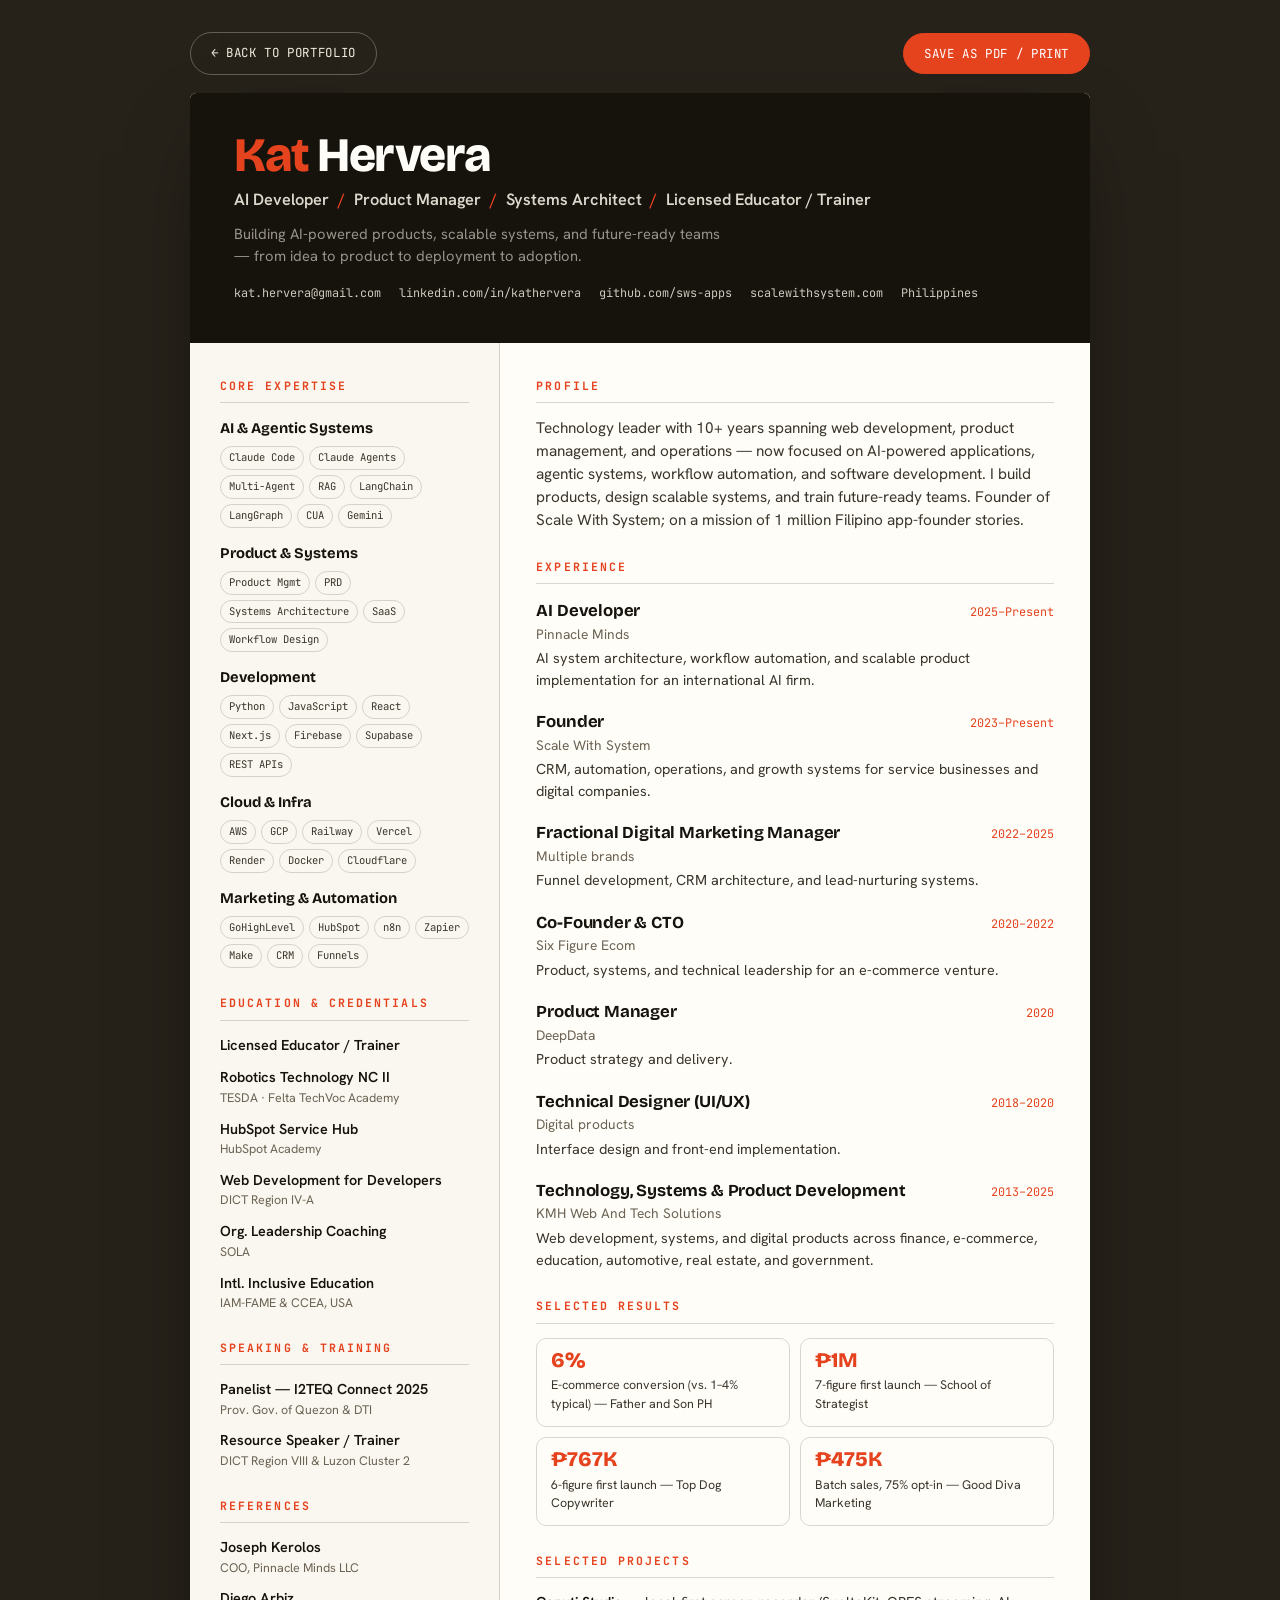
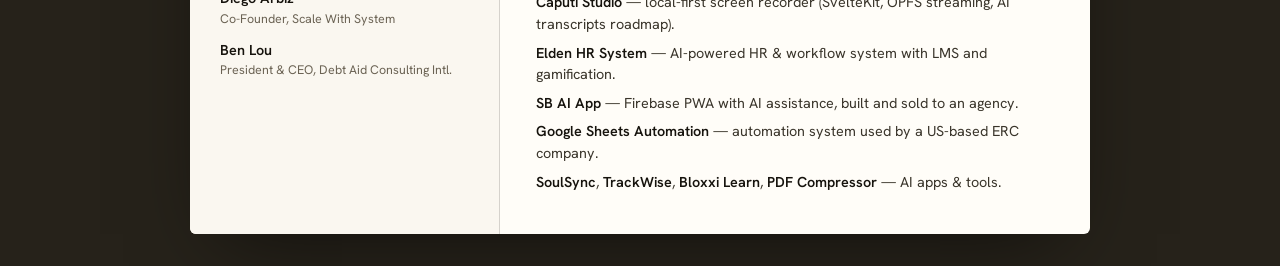
<file: resume.html>
<!DOCTYPE html>
<html lang="en">
<head>
<meta charset="UTF-8" />
<meta name="viewport" content="width=device-width, initial-scale=1.0" />
<title>Kat Hervera — Résumé</title>
<meta name="description" content="Résumé of Kat Hervera — AI Developer, Product Manager, Systems Architect, and Licensed Educator / Trainer." />
<link rel="icon" href="data:image/svg+xml,<svg xmlns='http://www.w3.org/2000/svg' viewBox='0 0 100 100'><rect width='100' height='100' fill='%2316130d'/><text x='50' y='68' font-family='Georgia,serif' font-size='58' font-weight='700' fill='%23e5421e' text-anchor='middle'>K</text></svg>" />
<link rel="preconnect" href="https://fonts.googleapis.com" />
<link rel="preconnect" href="https://fonts.gstatic.com" crossorigin />
<link href="https://fonts.googleapis.com/css2?family=Bricolage+Grotesque:opsz,wght@12..96,600;12..96,700;12..96,800&family=Hanken+Grotesk:wght@400;500;600;700&family=JetBrains+Mono:wght@400;500&display=swap" rel="stylesheet" />
<style>
:root{
  --paper:#fffdf8;--ink:#16130d;--ink-2:#3a352b;--ink-3:#6b6354;
  --accent:#e5421e;--line:rgba(22,19,13,.16);
  --display:"Bricolage Grotesque",sans-serif;--body:"Hanken Grotesk",-apple-system,sans-serif;--mono:"JetBrains Mono",ui-monospace,monospace;
}
*{box-sizing:border-box;margin:0;padding:0}
body{background:#26221a;font-family:var(--body);color:var(--ink);line-height:1.5;-webkit-font-smoothing:antialiased;padding:32px 16px}
a{color:inherit;text-decoration:none}

/* toolbar (screen only) */
.bar{max-width:900px;margin:0 auto 18px;display:flex;justify-content:space-between;align-items:center;gap:12px}
.bar a,.bar button{font-family:var(--mono);font-size:.78rem;letter-spacing:.05em;text-transform:uppercase;border-radius:100px;padding:11px 20px;cursor:pointer;border:1px solid rgba(239,233,221,.3);background:transparent;color:#efe9dd;transition:.25s}
.bar a:hover{background:rgba(239,233,221,.1)}
.bar .dl{background:var(--accent);border-color:var(--accent);color:#fff}
.bar .dl:hover{background:#ff4d24}

/* sheet */
.sheet{max-width:900px;margin:0 auto;background:var(--paper);border-radius:6px;overflow:hidden;box-shadow:0 30px 80px -30px rgba(0,0,0,.6)}
.head{background:var(--ink);color:var(--paper);padding:40px 44px}
.head__name{font-family:var(--display);font-weight:800;font-size:3rem;letter-spacing:-.03em;line-height:.95}
.head__name .a{color:var(--accent)}
.head__roles{font-family:var(--body);font-weight:600;margin-top:10px;color:rgba(239,233,221,.92);font-size:1.02rem}
.head__roles i{color:var(--accent);font-style:normal;padding:0 .3em}
.head__tag{margin-top:10px;color:rgba(239,233,221,.6);font-size:.92rem;max-width:62ch}
.head__contact{display:flex;flex-wrap:wrap;gap:6px 18px;margin-top:18px;font-family:var(--mono);font-size:.74rem;color:rgba(239,233,221,.85)}
.head__contact a:hover{color:var(--accent)}

.cols{display:grid;grid-template-columns:1fr 1.9fr;gap:0}
.side{padding:34px 30px;border-right:1px solid var(--line);background:#faf7f0}
.main{padding:34px 36px}
.sec{margin-bottom:26px}
.sec:last-child{margin-bottom:0}
.sec__h{font-family:var(--mono);font-size:.72rem;letter-spacing:.18em;text-transform:uppercase;color:var(--accent);margin-bottom:14px;padding-bottom:8px;border-bottom:1px solid var(--line)}
.profile{color:var(--ink-2);font-size:.96rem}

.grp{margin-bottom:14px}
.grp__t{font-family:var(--display);font-weight:700;font-size:.92rem;margin-bottom:7px}
.chips{display:flex;flex-wrap:wrap;gap:5px}
.chips span{font-family:var(--mono);font-size:.66rem;border:1px solid var(--line);border-radius:100px;padding:3px 8px;color:var(--ink-2)}

.cred{margin-bottom:11px}
.cred__t{font-weight:600;font-size:.9rem}
.cred__s{font-size:.78rem;color:var(--ink-3)}

.job{margin-bottom:18px;position:relative}
.job:last-child{margin-bottom:0}
.job__top{display:flex;justify-content:space-between;align-items:baseline;gap:10px}
.job__role{font-family:var(--display);font-weight:700;font-size:1.05rem;letter-spacing:-.01em}
.job__yr{font-family:var(--mono);font-size:.74rem;color:var(--accent);white-space:nowrap}
.job__org{font-size:.86rem;color:var(--ink-3);margin-bottom:4px}
.job__d{font-size:.9rem;color:var(--ink-2)}

.results{display:grid;grid-template-columns:1fr 1fr;gap:10px}
.res{border:1px solid var(--line);border-radius:10px;padding:12px 14px}
.res__n{font-family:var(--display);font-weight:800;font-size:1.3rem;color:var(--accent);line-height:1}
.res__l{font-size:.78rem;color:var(--ink-2);margin-top:5px}

.proj{font-size:.9rem;color:var(--ink-2);margin-bottom:7px}
.proj b{color:var(--ink);font-weight:600}

@media(max-width:720px){
  .cols{grid-template-columns:1fr}
  .side{border-right:none;border-bottom:1px solid var(--line)}
  .head__name{font-size:2.3rem}
}

@media print{
  @page{size:A4;margin:12mm}
  body{background:#fff;padding:0}
  .bar{display:none}
  .sheet{max-width:none;box-shadow:none;border-radius:0}
  .head{padding:0 0 18px}
  .head,.side,.main,.res,.chips span,.sec__h,.head__name .a,.res__n,.job__yr,.head__roles i{-webkit-print-color-adjust:exact;print-color-adjust:exact}
  .head{background:#fff;color:var(--ink)}
  .head__name .a{color:var(--accent)}
  .head__roles{color:var(--ink)}
  .head__tag{color:var(--ink-2)}
  .head__contact{color:var(--ink-2)}
  .cols{grid-template-columns:1fr 1.9fr;gap:0}
  .side{background:#fff;padding:18px 18px 0 0;border-right:1px solid var(--line)}
  .main{padding:18px 0 0 22px}
  .job,.grp,.cred,.sec{break-inside:avoid}
}
</style>
</head>
<body>

<div class="bar">
  <a href="index.html">← Back to portfolio</a>
  <button class="dl" onclick="window.print()">Save as PDF / Print</button>
</div>

<div class="sheet">
  <header class="head">
    <h1 class="head__name"><span class="a">Kat</span> Hervera</h1>
    <p class="head__roles">AI Developer <i>/</i> Product Manager <i>/</i> Systems Architect <i>/</i> Licensed Educator / Trainer</p>
    <p class="head__tag">Building AI-powered products, scalable systems, and future-ready teams — from idea to product to deployment to adoption.</p>
    <div class="head__contact">
      <a href="mailto:kat.hervera@gmail.com">kat.hervera@gmail.com</a>
      <a href="https://www.linkedin.com/in/kathervera/">linkedin.com/in/kathervera</a>
      <a href="https://github.com/sws-apps">github.com/sws-apps</a>
      <a href="https://www.scalewithsystem.com/">scalewithsystem.com</a>
      <span>Philippines</span>
    </div>
  </header>

  <div class="cols">
    <aside class="side">
      <div class="sec">
        <h2 class="sec__h">Core Expertise</h2>
        <div class="grp"><div class="grp__t">AI &amp; Agentic Systems</div><div class="chips"><span>Claude Code</span><span>Claude Agents</span><span>Multi-Agent</span><span>RAG</span><span>LangChain</span><span>LangGraph</span><span>CUA</span><span>Gemini</span></div></div>
        <div class="grp"><div class="grp__t">Product &amp; Systems</div><div class="chips"><span>Product Mgmt</span><span>PRD</span><span>Systems Architecture</span><span>SaaS</span><span>Workflow Design</span></div></div>
        <div class="grp"><div class="grp__t">Development</div><div class="chips"><span>Python</span><span>JavaScript</span><span>React</span><span>Next.js</span><span>Firebase</span><span>Supabase</span><span>REST APIs</span></div></div>
        <div class="grp"><div class="grp__t">Cloud &amp; Infra</div><div class="chips"><span>AWS</span><span>GCP</span><span>Railway</span><span>Vercel</span><span>Render</span><span>Docker</span><span>Cloudflare</span></div></div>
        <div class="grp"><div class="grp__t">Marketing &amp; Automation</div><div class="chips"><span>GoHighLevel</span><span>HubSpot</span><span>n8n</span><span>Zapier</span><span>Make</span><span>CRM</span><span>Funnels</span></div></div>
      </div>
      <div class="sec">
        <h2 class="sec__h">Education &amp; Credentials</h2>
        <div class="cred"><div class="cred__t">Licensed Educator / Trainer</div></div>
        <div class="cred"><div class="cred__t">Robotics Technology NC II</div><div class="cred__s">TESDA · Felta TechVoc Academy</div></div>
        <div class="cred"><div class="cred__t">HubSpot Service Hub</div><div class="cred__s">HubSpot Academy</div></div>
        <div class="cred"><div class="cred__t">Web Development for Developers</div><div class="cred__s">DICT Region IV-A</div></div>
        <div class="cred"><div class="cred__t">Org. Leadership Coaching</div><div class="cred__s">SOLA</div></div>
        <div class="cred"><div class="cred__t">Intl. Inclusive Education</div><div class="cred__s">IAM-FAME &amp; CCEA, USA</div></div>
      </div>
      <div class="sec">
        <h2 class="sec__h">Speaking &amp; Training</h2>
        <div class="cred"><div class="cred__t">Panelist — I2TEQ Connect 2025</div><div class="cred__s">Prov. Gov. of Quezon &amp; DTI</div></div>
        <div class="cred"><div class="cred__t">Resource Speaker / Trainer</div><div class="cred__s">DICT Region VIII &amp; Luzon Cluster 2</div></div>
      </div>
      <div class="sec">
        <h2 class="sec__h">References</h2>
        <div class="cred"><div class="cred__t">Joseph Kerolos</div><div class="cred__s">COO, Pinnacle Minds LLC</div></div>
        <div class="cred"><div class="cred__t">Diego Arbiz</div><div class="cred__s">Co-Founder, Scale With System</div></div>
        <div class="cred"><div class="cred__t">Ben Lou</div><div class="cred__s">President &amp; CEO, Debt Aid Consulting Intl.</div></div>
      </div>
    </aside>

    <main class="main">
      <div class="sec">
        <h2 class="sec__h">Profile</h2>
        <p class="profile">Technology leader with 10+ years spanning web development, product management, and operations — now focused on AI-powered applications, agentic systems, workflow automation, and software development. I build products, design scalable systems, and train future-ready teams. Founder of Scale With System; on a mission of 1 million Filipino app-founder stories.</p>
      </div>
      <div class="sec">
        <h2 class="sec__h">Experience</h2>
        <div class="job"><div class="job__top"><span class="job__role">AI Developer</span><span class="job__yr">2025–Present</span></div><div class="job__org">Pinnacle Minds</div><p class="job__d">AI system architecture, workflow automation, and scalable product implementation for an international AI firm.</p></div>
        <div class="job"><div class="job__top"><span class="job__role">Founder</span><span class="job__yr">2023–Present</span></div><div class="job__org">Scale With System</div><p class="job__d">CRM, automation, operations, and growth systems for service businesses and digital companies.</p></div>
        <div class="job"><div class="job__top"><span class="job__role">Fractional Digital Marketing Manager</span><span class="job__yr">2022–2025</span></div><div class="job__org">Multiple brands</div><p class="job__d">Funnel development, CRM architecture, and lead-nurturing systems.</p></div>
        <div class="job"><div class="job__top"><span class="job__role">Co-Founder &amp; CTO</span><span class="job__yr">2020–2022</span></div><div class="job__org">Six Figure Ecom</div><p class="job__d">Product, systems, and technical leadership for an e-commerce venture.</p></div>
        <div class="job"><div class="job__top"><span class="job__role">Product Manager</span><span class="job__yr">2020</span></div><div class="job__org">DeepData</div><p class="job__d">Product strategy and delivery.</p></div>
        <div class="job"><div class="job__top"><span class="job__role">Technical Designer (UI/UX)</span><span class="job__yr">2018–2020</span></div><div class="job__org">Digital products</div><p class="job__d">Interface design and front-end implementation.</p></div>
        <div class="job"><div class="job__top"><span class="job__role">Technology, Systems &amp; Product Development</span><span class="job__yr">2013–2025</span></div><div class="job__org">KMH Web And Tech Solutions</div><p class="job__d">Web development, systems, and digital products across finance, e-commerce, education, automotive, real estate, and government.</p></div>
      </div>
      <div class="sec">
        <h2 class="sec__h">Selected Results</h2>
        <div class="results">
          <div class="res"><div class="res__n">6%</div><div class="res__l">E-commerce conversion (vs. 1–4% typical) — Father and Son PH</div></div>
          <div class="res"><div class="res__n">₱1M</div><div class="res__l">7-figure first launch — School of Strategist</div></div>
          <div class="res"><div class="res__n">₱767K</div><div class="res__l">6-figure first launch — Top Dog Copywriter</div></div>
          <div class="res"><div class="res__n">₱475K</div><div class="res__l">Batch sales, 75% opt-in — Good Diva Marketing</div></div>
        </div>
      </div>
      <div class="sec">
        <h2 class="sec__h">Selected Projects</h2>
        <p class="proj"><b>Caputi Studio</b> — local-first screen recorder (SvelteKit, OPFS streaming, AI transcripts roadmap).</p>
        <p class="proj"><b>Elden HR System</b> — AI-powered HR &amp; workflow system with LMS and gamification.</p>
        <p class="proj"><b>SB AI App</b> — Firebase PWA with AI assistance, built and sold to an agency.</p>
        <p class="proj"><b>Google Sheets Automation</b> — automation system used by a US-based ERC company.</p>
        <p class="proj"><b>SoulSync</b>, <b>TrackWise</b>, <b>Bloxxi Learn</b>, <b>PDF Compressor</b> — AI apps &amp; tools.</p>
      </div>
    </main>
  </div>
</div>

</body>
</html>
</file>
